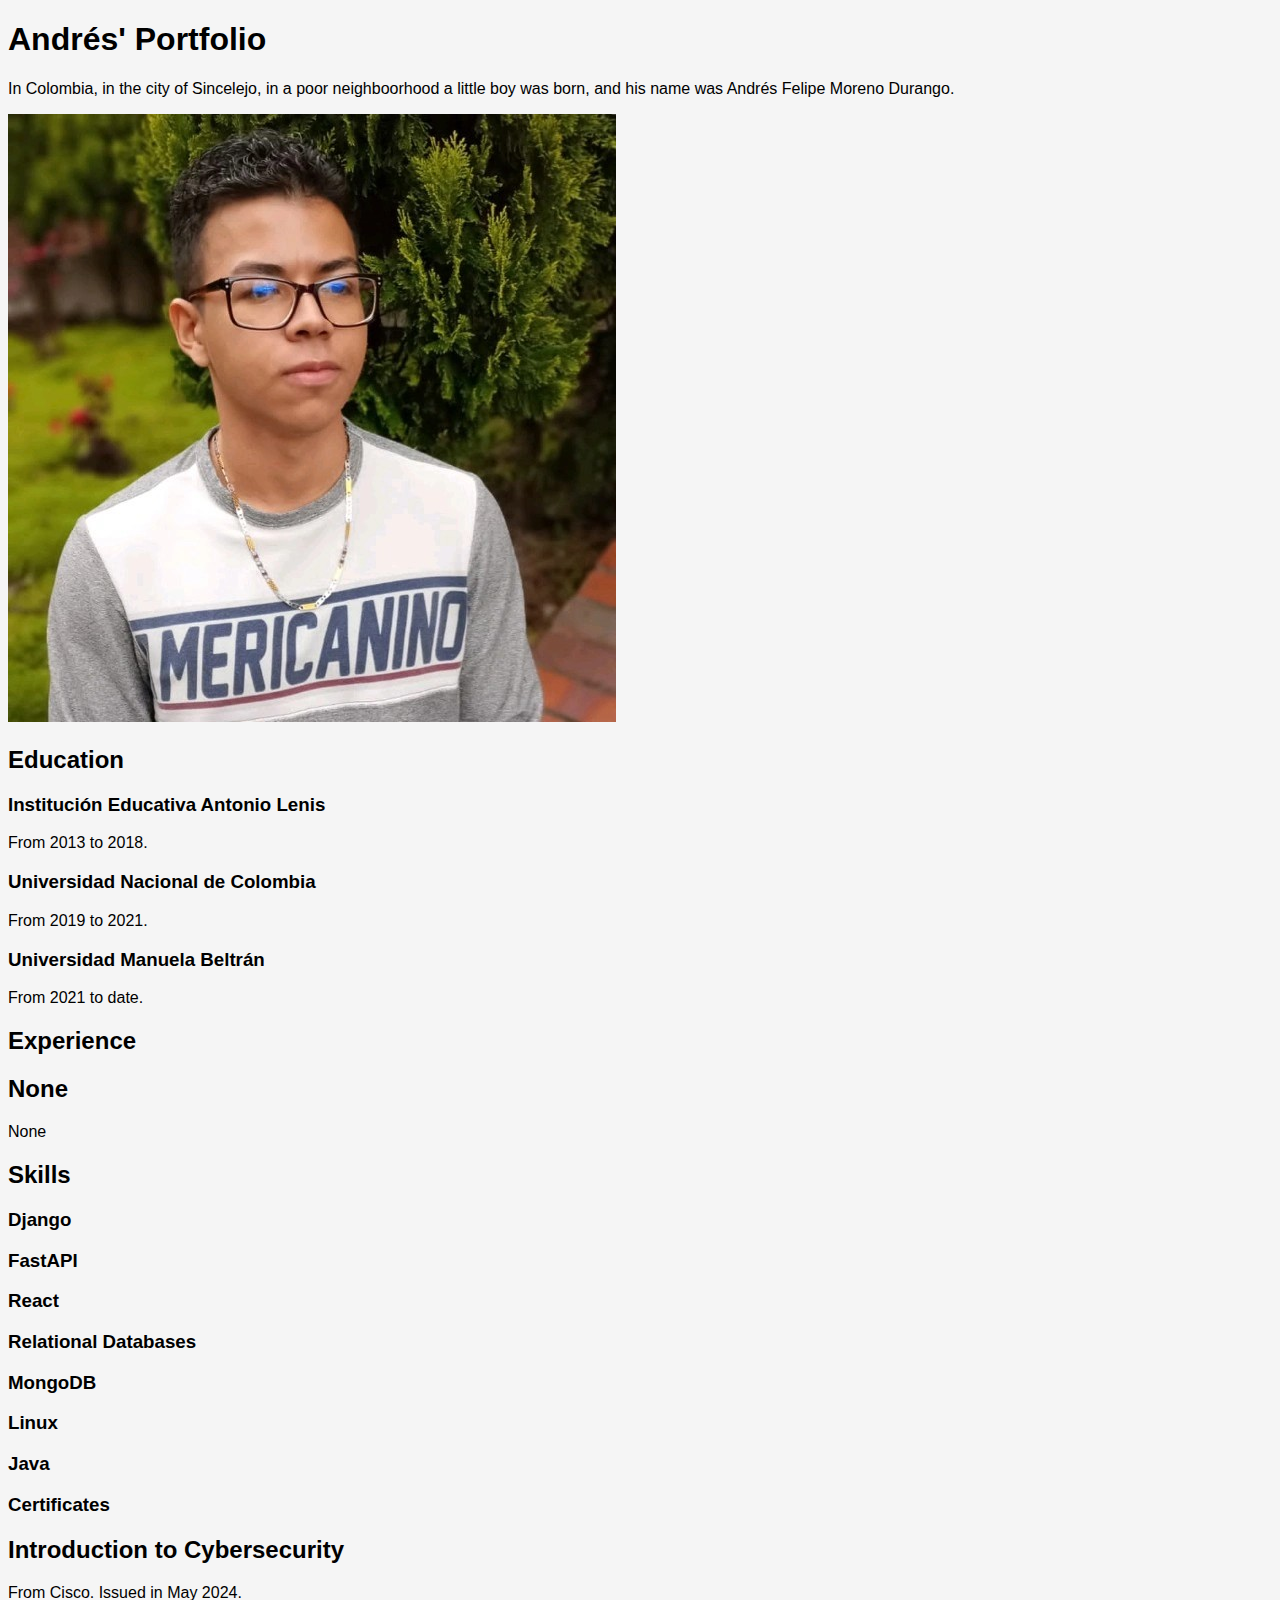
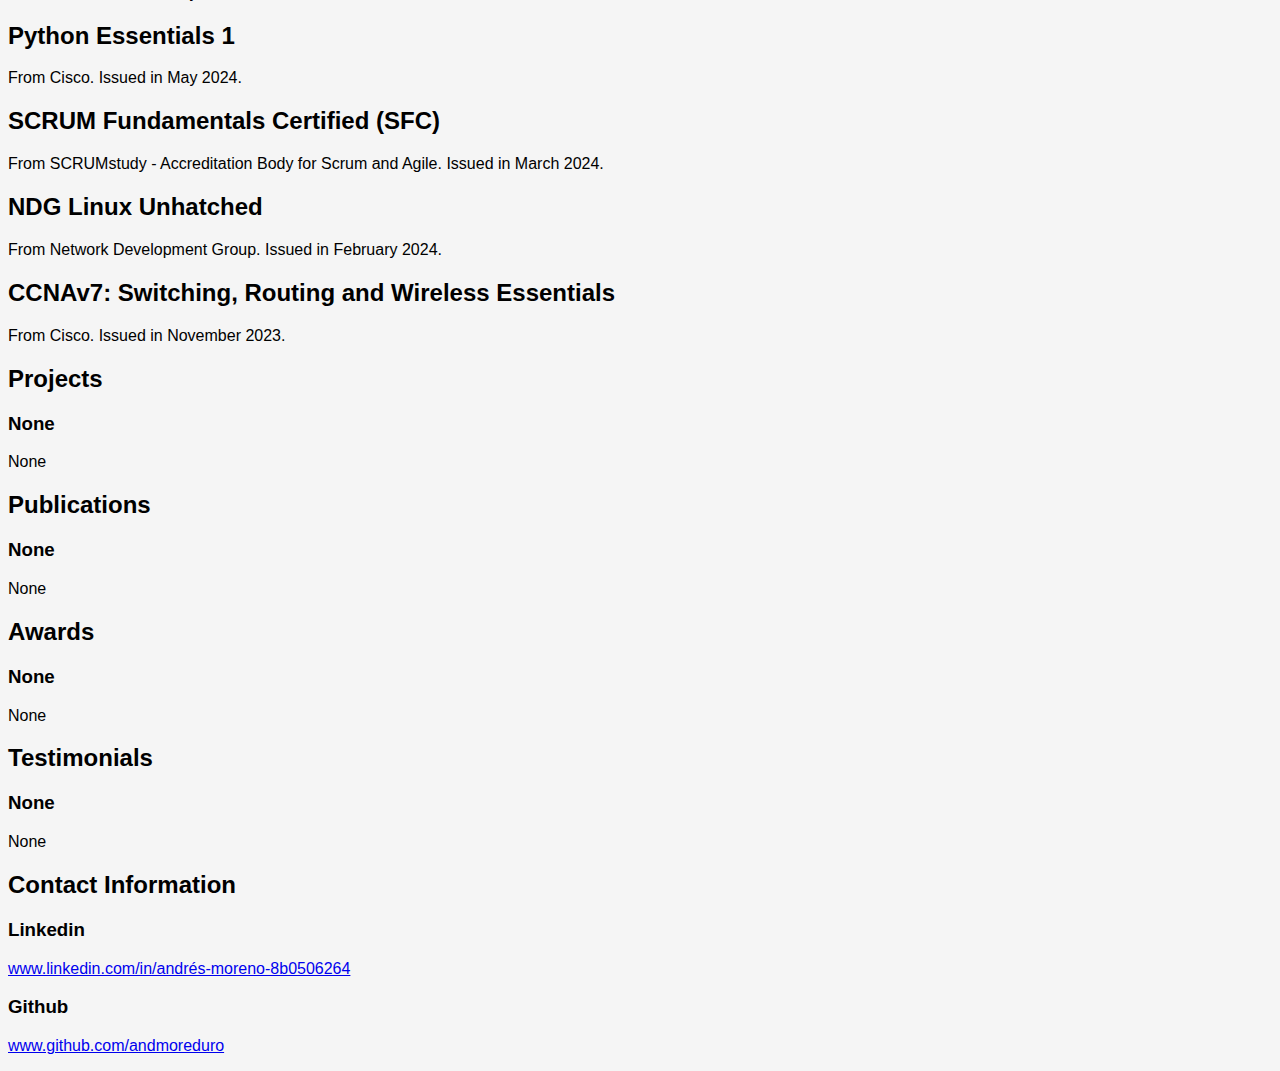
<file: index.html>
<!DOCTYPE html>
<html lang="en">
    <head>
        <meta charset="UTF-8">
        <meta name="viewport" content="width=device-width, initial-scale=1.0">
        <link rel="preconnect" href="https://rsms.me/">
        <link rel="stylesheet" href="https://rsms.me/inter/inter.css">
        <link rel="shortcut icon" href="assets/images/favicon/favicon.ico">
        <link rel="stylesheet" href="main.css">
        <title>Andrés' Portfolio</title>
    </head>
    <body>
        <header>
            <h1>Andrés' Portfolio</h1>
            <p>In Colombia, in the city of Sincelejo, in a poor neighboorhood a little boy was born, and his name was Andrés Felipe Moreno Durango.</p>
            <img src="assets/images/me.jpg" alt="Portrait photo of Andrés Felipe Moreno Durango, the author of this website.">
        </header>
        <section>
            <h2>Education</h2>
            <article>
                <h3>Institución Educativa Antonio Lenis</h3>
                <p>From 2013 to 2018.</p>
            </article>
            <article>
                <h3>Universidad Nacional de Colombia</h3>
                <p>From 2019 to 2021.</p>
            </article>
            <article>
                <h3>Universidad Manuela Beltrán</h3>
                <p>From 2021 to date.</p>
            </article>
        </section>
        <section>
            <h2>Experience</h2>
            <article>
                <h2>None</h2>
                <p>None</p>
            </article>
        </section>
        <section>
            <h2>Skills</h2>
            <article>
                <h3>Django</h3>
                <p></p>
            </article>
            <article>
                <h3>FastAPI</h3>
                <p></p>
            </article>
            <article>
                <h3>React</h3>
                <p></p>
            </article>
            <article>
                <h3>Relational Databases</h3>
                <p></p>
            </article>
            <article>
                <h3>MongoDB</h3>
                <p></p>
            </article>
            <article>
                <h3>Linux</h3>
                <p></p>
            </article>
            <article>
                <h3>Java</h3>
                <p></p>
            </article>
        </section>
        <section>
            <h3>Certificates</h3>
            <article>
                <h2>Introduction to Cybersecurity</h2>
                <p>From Cisco. Issued in May 2024.</p>
            </article>
            <article>
                <h2>Python Essentials 1</h2>
                <p>From Cisco. Issued in May 2024.</p>
            </article>
            <article>
                <h2>SCRUM Fundamentals Certified (SFC)</h2>
                <p>From SCRUMstudy - Accreditation Body for Scrum and Agile. Issued in March 2024.</p>
            </article>
            <article>
                <h2>NDG Linux Unhatched</h2>
                <p>From Network Development Group. Issued in February 2024.</p>
            </article>
            <article>
                <h2>CCNAv7: Switching, Routing and Wireless Essentials</h2>
                <p>From Cisco. Issued in November 2023.</p>
            </article>
        </section>
        <section>
            <h2>Projects</h2>
            <article>
                <h3>None</h4>
                <p>None</p>
            </article>
        </section>
        <section>
            <h2>Publications</h3>
            <article>
                <h3>None</h4>
                <p>None</p>
            </article>
        </section>
        <section>
            <h2>Awards</h3>
            <article>
                <h3>None</h4>
                <p>None</p>
            </article>
        </section>
        <section>
            <h2>Testimonials</h2>
            <article>
                <h3>None</h3>
                <p>None</p>
            </article>
        </section>
        <footer>
            <section>
                <h2>Contact Information</h2>
                <article>
                    <h3>Linkedin</h3>
                    <p><a href="www.linkedin.com/in/andrés-moreno-8b0506264">www.linkedin.com/in/andrés-moreno-8b0506264</a></p>
                </article>
                <article>
                    <h3>Github</h3>
                    <p><a href="www.github.com/andmoreduro">www.github.com/andmoreduro</a></p>
                </article>
            </section>
        </footer>
    </body>
</html>
</file>
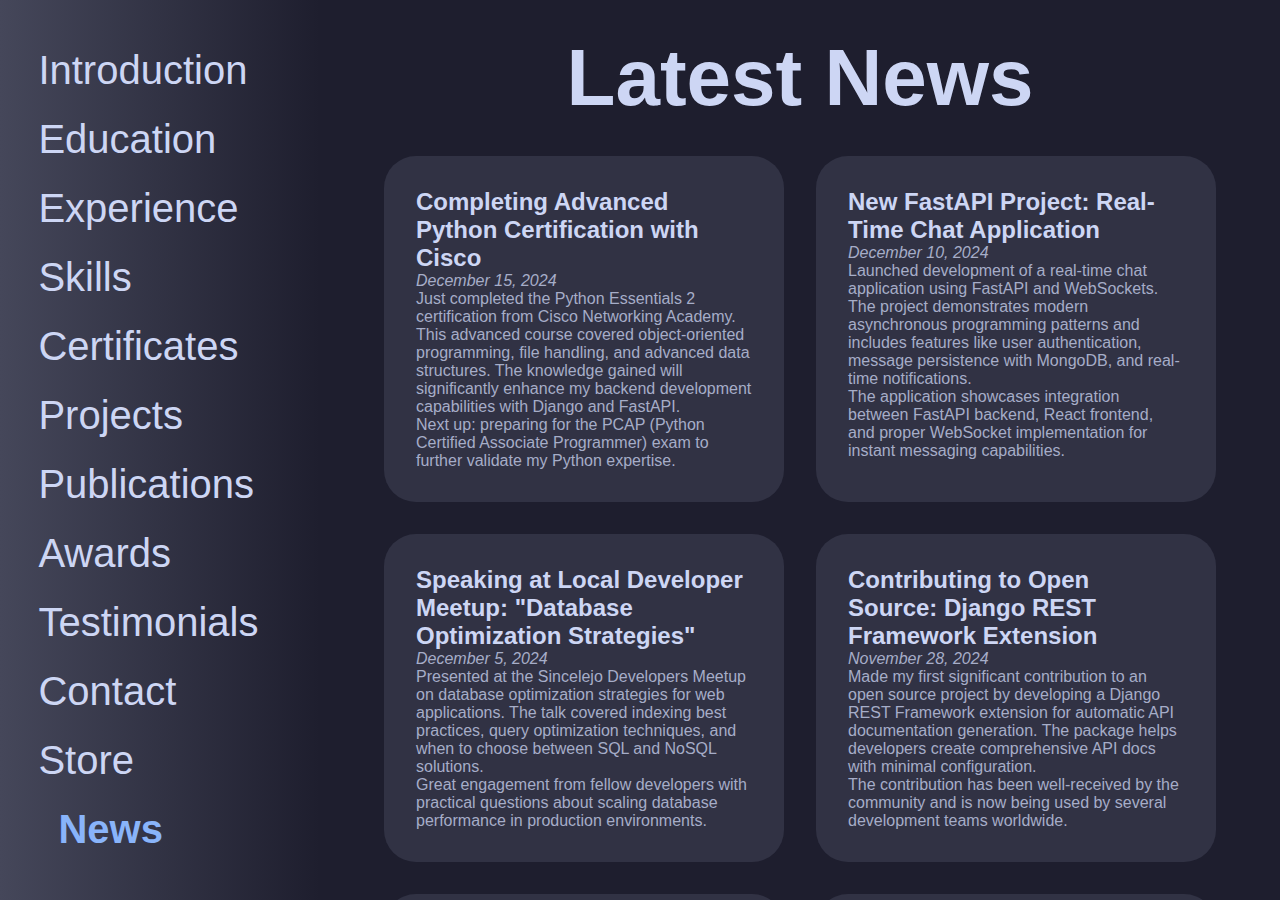
<file: news.html>
<!doctype html>
<html lang="en" itemscope itemtype="https://schema.org/WebPage">
    <head>
        <!-- Google Tag Manager -->
        <script>
            (function (w, d, s, l, i) {
                w[l] = w[l] || [];
                w[l].push({
                    "gtm.start": new Date().getTime(),
                    event: "gtm.js",
                });
                var f = d.getElementsByTagName(s)[0],
                    j = d.createElement(s),
                    dl = l != "dataLayer" ? "&l=" + l : "";
                j.async = true;
                j.src = "https://www.googletagmanager.com/gtm.js?id=" + i + dl;
                f.parentNode.insertBefore(j, f);
            })(window, document, "script", "dataLayer", "GTM-KZWMBMW7");
        </script>
        <!-- End Google Tag Manager -->
        <meta charset="UTF-8" />
        <meta name="viewport" content="width=device-width, initial-scale=1.0" />
        <link rel="preconnect" href="https://rsms.me/" />
        <link rel="stylesheet" href="https://rsms.me/inter/inter.css" />
        <link rel="shortcut icon" href="assets/images/favicon/favicon.ico" />
        <link rel="stylesheet" href="css/main.css" />
        <title>My News - Latest Updates & Articles</title>
    </head>
    <body>
        <!-- Google Tag Manager (noscript) -->
        <noscript
            ><iframe
                src="https://www.googletagmanager.com/ns.html?id=GTM-KZWMBMW7"
                height="0"
                width="0"
                style="display: none; visibility: hidden"
            ></iframe
        ></noscript>
        <!-- End Google Tag Manager (noscript) -->
        <button
            class="hamburger-button"
            id="hamburger-button"
            aria-label="Open navigation"
            aria-expanded="false"
            aria-controls="nav-panel"
        >
            <span class="hamburger-icon"></span>
        </button>

        <div class="container">
            <nav id="nav-panel" class="nav-panel">
                <button
                    class="close-nav-button"
                    id="close-nav-button"
                    aria-label="Close navigation"
                >
                    ×
                </button>

                <ul>
                    <li>
                        <a class="nav-link" href="index.html#introduction"
                            >Introduction</a
                        >
                    </li>
                    <li>
                        <a class="nav-link" href="index.html#education"
                            >Education</a
                        >
                    </li>
                    <li>
                        <a class="nav-link" href="index.html#experience"
                            >Experience</a
                        >
                    </li>
                    <li>
                        <a class="nav-link" href="index.html#skills">Skills</a>
                    </li>
                    <li>
                        <a class="nav-link" href="index.html#certificates"
                            >Certificates</a
                        >
                    </li>
                    <li>
                        <a class="nav-link" href="index.html#projects"
                            >Projects</a
                        >
                    </li>
                    <li>
                        <a class="nav-link" href="index.html#publications"
                            >Publications</a
                        >
                    </li>
                    <li>
                        <a class="nav-link" href="index.html#awards">Awards</a>
                    </li>
                    <li>
                        <a class="nav-link" href="index.html#testimonials"
                            >Testimonials</a
                        >
                    </li>
                    <li>
                        <a
                            class="nav-link"
                            href="index.html#contact-information"
                            >Contact</a
                        >
                    </li>
                    <li><a class="nav-link" href="store.html">Store</a></li>
                    <li>
                        <a class="nav-link active-section" href="#news">News</a>
                    </li>
                </ul>
            </nav>
            <main class="content">
                <section id="news">
                    <h1>Latest News</h1>
                    <div class="card-container">
                        <article
                            class="card"
                            itemscope
                            itemtype="https://schema.org/Article"
                        >
                            <h2 itemprop="headline">
                                Completing Advanced Python Certification with
                                Cisco
                            </h2>
                            <meta
                                itemprop="author"
                                content="Andrés Felipe Moreno Durango"
                            />
                            <meta
                                itemprop="datePublished"
                                content="2024-12-15"
                            />
                            <meta
                                itemprop="articleSection"
                                content="Education"
                            />
                            <p><em>December 15, 2024</em></p>
                            <div itemprop="articleBody">
                                <p>
                                    Just completed the Python Essentials 2
                                    certification from Cisco Networking Academy.
                                    This advanced course covered object-oriented
                                    programming, file handling, and advanced
                                    data structures. The knowledge gained will
                                    significantly enhance my backend development
                                    capabilities with Django and FastAPI.
                                </p>
                                <p>
                                    Next up: preparing for the PCAP (Python
                                    Certified Associate Programmer) exam to
                                    further validate my Python expertise.
                                </p>
                            </div>
                        </article>

                        <article
                            class="card"
                            itemscope
                            itemtype="https://schema.org/Article"
                        >
                            <h2 itemprop="headline">
                                New FastAPI Project: Real-Time Chat Application
                            </h2>
                            <meta
                                itemprop="author"
                                content="Andrés Felipe Moreno Durango"
                            />
                            <meta
                                itemprop="datePublished"
                                content="2024-12-10"
                            />
                            <meta
                                itemprop="articleSection"
                                content="Projects"
                            />
                            <p><em>December 10, 2024</em></p>
                            <div itemprop="articleBody">
                                <p>
                                    Launched development of a real-time chat
                                    application using FastAPI and WebSockets.
                                    The project demonstrates modern asynchronous
                                    programming patterns and includes features
                                    like user authentication, message
                                    persistence with MongoDB, and real-time
                                    notifications.
                                </p>
                                <p>
                                    The application showcases integration
                                    between FastAPI backend, React frontend, and
                                    proper WebSocket implementation for instant
                                    messaging capabilities.
                                </p>
                            </div>
                        </article>

                        <article
                            class="card"
                            itemscope
                            itemtype="https://schema.org/Article"
                        >
                            <h2 itemprop="headline">
                                Speaking at Local Developer Meetup: "Database
                                Optimization Strategies"
                            </h2>
                            <meta
                                itemprop="author"
                                content="Andrés Felipe Moreno Durango"
                            />
                            <meta
                                itemprop="datePublished"
                                content="2024-12-05"
                            />
                            <meta
                                itemprop="articleSection"
                                content="Speaking"
                            />
                            <p><em>December 5, 2024</em></p>
                            <div itemprop="articleBody">
                                <p>
                                    Presented at the Sincelejo Developers Meetup
                                    on database optimization strategies for web
                                    applications. The talk covered indexing best
                                    practices, query optimization techniques,
                                    and when to choose between SQL and NoSQL
                                    solutions.
                                </p>
                                <p>
                                    Great engagement from fellow developers with
                                    practical questions about scaling database
                                    performance in production environments.
                                </p>
                            </div>
                        </article>

                        <article
                            class="card"
                            itemscope
                            itemtype="https://schema.org/Article"
                        >
                            <h2 itemprop="headline">
                                Contributing to Open Source: Django REST
                                Framework Extension
                            </h2>
                            <meta
                                itemprop="author"
                                content="Andrés Felipe Moreno Durango"
                            />
                            <meta
                                itemprop="datePublished"
                                content="2024-11-28"
                            />
                            <meta
                                itemprop="articleSection"
                                content="Open Source"
                            />
                            <p><em>November 28, 2024</em></p>
                            <div itemprop="articleBody">
                                <p>
                                    Made my first significant contribution to an
                                    open source project by developing a Django
                                    REST Framework extension for automatic API
                                    documentation generation. The package helps
                                    developers create comprehensive API docs
                                    with minimal configuration.
                                </p>
                                <p>
                                    The contribution has been well-received by
                                    the community and is now being used by
                                    several development teams worldwide.
                                </p>
                            </div>
                        </article>

                        <article
                            class="card"
                            itemscope
                            itemtype="https://schema.org/Article"
                        >
                            <h2 itemprop="headline">
                                Completing University Software Engineering
                                Capstone Project
                            </h2>
                            <meta
                                itemprop="author"
                                content="Andrés Felipe Moreno Durango"
                            />
                            <meta
                                itemprop="datePublished"
                                content="2024-11-20"
                            />
                            <meta
                                itemprop="articleSection"
                                content="Education"
                            />
                            <p><em>November 20, 2024</em></p>
                            <div itemprop="articleBody">
                                <p>
                                    Successfully defended my capstone project: a
                                    full-stack inventory management system for
                                    small businesses. The application was built
                                    using Django, React, and PostgreSQL,
                                    implementing features like real-time
                                    inventory tracking, automated reorder
                                    alerts, and comprehensive reporting.
                                </p>
                                <p>
                                    The project received top marks and
                                    demonstrated practical application of
                                    software engineering principles learned
                                    throughout my degree program.
                                </p>
                            </div>
                        </article>

                        <article
                            class="card"
                            itemscope
                            itemtype="https://schema.org/Article"
                        >
                            <h2 itemprop="headline">
                                Joining Local Tech Community as Volunteer Mentor
                            </h2>
                            <meta
                                itemprop="author"
                                content="Andrés Felipe Moreno Durango"
                            />
                            <meta
                                itemprop="datePublished"
                                content="2024-11-15"
                            />
                            <meta
                                itemprop="articleSection"
                                content="Community"
                            />
                            <p><em>November 15, 2024</em></p>
                            <div itemprop="articleBody">
                                <p>
                                    Started volunteering as a coding mentor for
                                    new developers in the local tech community.
                                    Helping aspiring programmers learn Python
                                    fundamentals, web development basics, and
                                    career guidance in software engineering.
                                </p>
                                <p>
                                    It's incredibly rewarding to give back to
                                    the community and help others begin their
                                    journey in technology.
                                </p>
                            </div>
                        </article>
                    </div>
                </section>
            </main>
        </div>
        <script src="js/scroll-spy.js"></script>
        <script src="js/hamburger-menu.js"></script>
    </body>
</html>
</file>
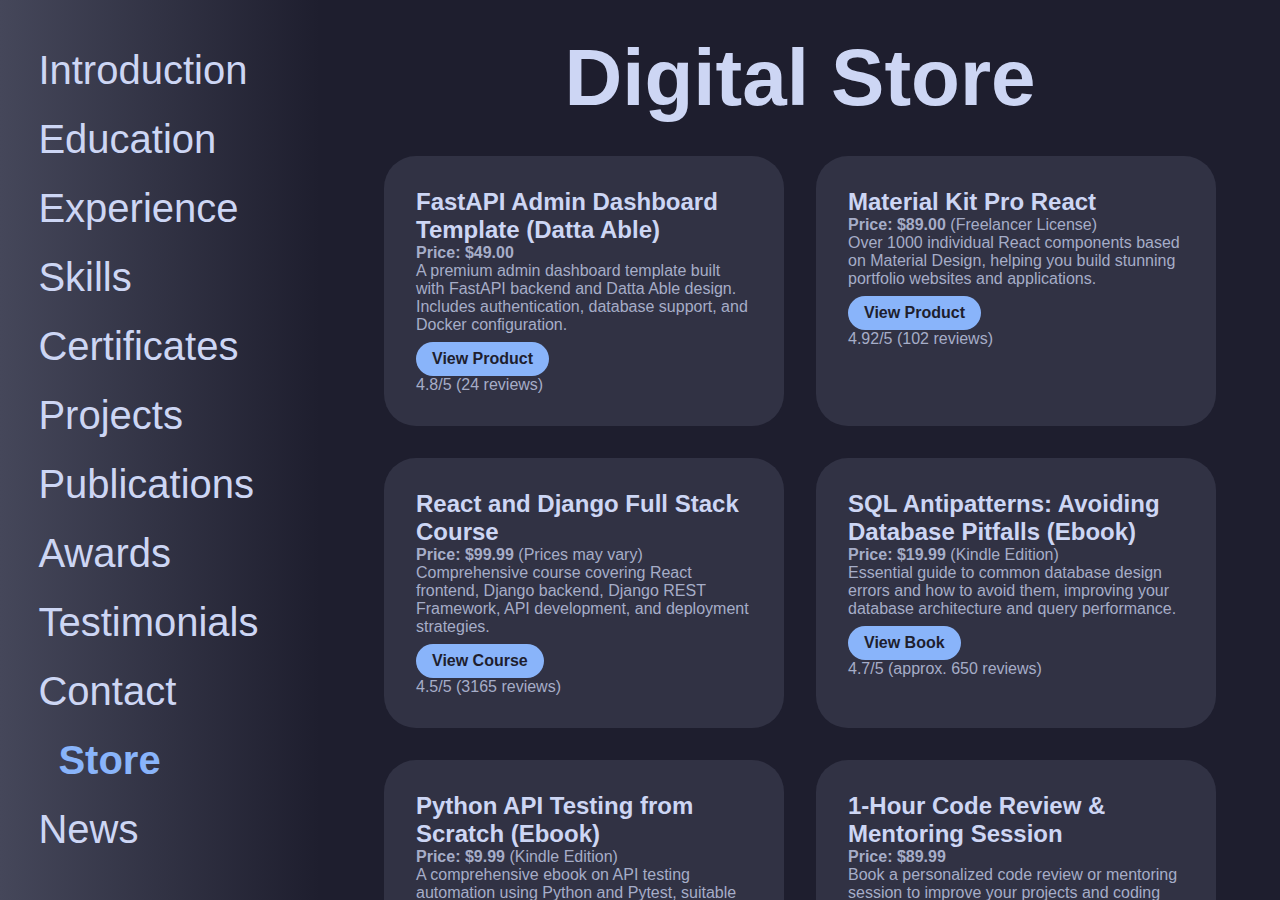
<file: store.html>
<!doctype html>
<html lang="en" itemscope itemtype="https://schema.org/WebPage">
    <head>
        <!-- Google Tag Manager -->
        <script>
            (function (w, d, s, l, i) {
                w[l] = w[l] || [];
                w[l].push({
                    "gtm.start": new Date().getTime(),
                    event: "gtm.js",
                });
                var f = d.getElementsByTagName(s)[0],
                    j = d.createElement(s),
                    dl = l != "dataLayer" ? "&l=" + l : "";
                j.async = true;
                j.src = "https://www.googletagmanager.com/gtm.js?id=" + i + dl;
                f.parentNode.insertBefore(j, f);
            })(window, document, "script", "dataLayer", "GTM-KZWMBMW7");
        </script>
        <!-- End Google Tag Manager -->
        <meta charset="UTF-8" />
        <meta name="viewport" content="width=device-width, initial-scale=1.0" />
        <link rel="preconnect" href="https://rsms.me/" />
        <link rel="stylesheet" href="https://rsms.me/inter/inter.css" />
        <link rel="shortcut icon" href="assets/images/favicon/favicon.ico" />
        <link rel="stylesheet" href="css/main.css" />
        <title>My Store - Digital Products & Services</title>
        <style>
        </style>
    </head>
    <body>
        <!-- Google Tag Manager (noscript) -->
        <noscript
            ><iframe
                src="https://www.googletagmanager.com/ns.html?id=GTM-KZWMBMW7"
                height="0"
                width="0"
                style="display: none; visibility: hidden"
            ></iframe
        ></noscript>
        <!-- End Google Tag Manager (noscript) -->
        <button
            class="hamburger-button"
            id="hamburger-button"
            aria-label="Open navigation"
            aria-expanded="false"
            aria-controls="nav-panel"
        >
            <span class="hamburger-icon"></span>
        </button>

        <div class="container">
            <nav id="nav-panel" class="nav-panel">
                <button
                    class="close-nav-button"
                    id="close-nav-button"
                    aria-label="Close navigation"
                >
                    ×
                </button>

                <ul>
                    <li>
                        <a class="nav-link" href="index.html#introduction"
                            >Introduction</a
                        >
                    </li>
                    <li>
                        <a class="nav-link" href="index.html#education"
                            >Education</a
                        >
                    </li>
                    <li>
                        <a class="nav-link" href="index.html#experience"
                            >Experience</a
                        >
                    </li>
                    <li>
                        <a class="nav-link" href="index.html#skills">Skills</a>
                    </li>
                    <li>
                        <a class="nav-link" href="index.html#certificates"
                            >Certificates</a
                        >
                    </li>
                    <li>
                        <a class="nav-link" href="index.html#projects"
                            >Projects</a
                        >
                    </li>
                    <li>
                        <a class="nav-link" href="index.html#publications"
                            >Publications</a
                        >
                    </li>
                    <li>
                        <a class="nav-link" href="index.html#awards">Awards</a>
                    </li>
                    <li>
                        <a class="nav-link" href="index.html#testimonials"
                            >Testimonials</a
                        >
                    </li>
                    <li>
                        <a
                            class="nav-link"
                            href="index.html#contact-information"
                            >Contact</a
                        >
                    </li>
                    <li>
                        <a class="nav-link active-section" href="#store"
                            >Store</a
                        >
                    </li>
                    <li><a class="nav-link" href="news.html">News</a></li>
                </ul>
            </nav>
            <main class="content">
                <section id="store">
                    <h1>Digital Store</h1>
                    <div class="card-container">
                        <article
                            class="card"
                            itemscope
                            itemtype="https://schema.org/Product"
                        >
                            <h2 itemprop="name">
                                FastAPI Admin Dashboard Template (Datta Able)
                            </h2>
                            <meta
                                itemprop="description"
                                content="Premium Admin Dashboard crafted with FastAPI and Datta Able Design. Features: OAuth, Basic Authentication, SQLite/PostgreSQL, Docker."
                            />
                            <meta
                                itemprop="brand"
                                content="AppSeed"
                            />
                            <meta
                                itemprop="category"
                                content="Software Templates"
                            />
                            <div
                                itemprop="offers"
                                itemscope
                                itemtype="https://schema.org/Offer"
                            >
                                <meta itemprop="price" content="49.00" />
                                <meta itemprop="priceCurrency" content="USD" />
                                <meta
                                    itemprop="availability"
                                    content="https://schema.org/InStock"
                                />
                                <link itemprop="url" href="https://appseed.us/product/datta-able-fastapi" />
                                <p><strong>Price: $49.00</strong></p>
                                <p>
                                    A premium admin dashboard template built with FastAPI backend and Datta Able design. Includes authentication, database support, and Docker configuration.
                                </p>
                                <a href="https://appseed.us/product/datta-able-fastapi" target="_blank" rel="noopener noreferrer" class="product-link-button">View Product</a>
                            </div>
                            <div
                                itemprop="aggregateRating"
                                itemscope
                                itemtype="https://schema.org/AggregateRating"
                            >
                                <meta itemprop="ratingValue" content="4.8" />
                                <meta itemprop="reviewCount" content="24" /> <!-- Illustrative, as original -->
                                <p>4.8/5 (24 reviews)</p>
                            </div>
                        </article>

                        <article
                            class="card"
                            itemscope
                            itemtype="https://schema.org/Product"
                        >
                            <h2 itemprop="name">
                                Material Kit Pro React
                            </h2>
                            <meta
                                itemprop="description"
                                content="Premium Material-UI Kit with 1000+ components, 10 example pages. Perfect for portfolios, blogs, e-commerce."
                            />
                            <meta
                                itemprop="brand"
                                content="Creative Tim"
                            />
                            <meta itemprop="category" content="UI Components" />
                            <div
                                itemprop="offers"
                                itemscope
                                itemtype="https://schema.org/Offer"
                            >
                                <meta itemprop="price" content="89.00" />
                                <meta itemprop="priceCurrency" content="USD" />
                                <meta
                                    itemprop="availability"
                                    content="https://schema.org/InStock"
                                />
                                <link itemprop="url" href="https://www.creative-tim.com/product/material-kit-pro-react" />
                                <p><strong>Price: $89.00</strong> (Freelancer License)</p>
                                <p>
                                    Over 1000 individual React components based on Material Design, helping you build stunning portfolio websites and applications.
                                </p>
                                <a href="https://www.creative-tim.com/product/material-kit-pro-react" target="_blank" rel="noopener noreferrer" class="product-link-button">View Product</a>
                            </div>
                            <div
                                itemprop="aggregateRating"
                                itemscope
                                itemtype="https://schema.org/AggregateRating"
                            >
                                <meta itemprop="ratingValue" content="4.92" />
                                <meta itemprop="reviewCount" content="102" />
                                <p>4.92/5 (102 reviews)</p>
                            </div>
                        </article>

                        <article
                            class="card"
                            itemscope
                            itemtype="https://schema.org/Product"
                        >
                            <h2 itemprop="name">
                                React and Django Full Stack Course
                            </h2>
                            <meta
                                itemprop="description"
                                content="Learn to build a full-stack web application with React, Django, and Django REST Framework. Covers authentication, API development, and deployment."
                            />
                            <meta
                                itemprop="brand"
                                content="Dennis Ivy (Udemy)"
                            />
                            <meta
                                itemprop="category"
                                content="Online Courses"
                            />
                            <div
                                itemprop="offers"
                                itemscope
                                itemtype="https://schema.org/Offer"
                            >
                                <meta itemprop="price" content="99.99" /> <!-- List price, often on sale -->
                                <meta itemprop="priceCurrency" content="USD" />
                                <meta
                                    itemprop="availability"
                                    content="https://schema.org/InStock"
                                />
                                <link itemprop="url" href="https://www.udemy.com/course/react-django-full-stack/" />
                                <p><strong>Price: $99.99</strong> (Prices may vary)</p>
                                <p>
                                    Comprehensive course covering React frontend, Django backend, Django REST Framework, API development, and deployment strategies.
                                </p>
                                <a href="https://www.udemy.com/course/react-django-full-stack/" target="_blank" rel="noopener noreferrer" class="product-link-button">View Course</a>
                            </div>
                            <div
                                itemprop="aggregateRating"
                                itemscope
                                itemtype="https://schema.org/AggregateRating"
                            >
                                <meta itemprop="ratingValue" content="4.5" />
                                <meta itemprop="reviewCount" content="3165" />
                                <p>4.5/5 (3165 reviews)</p>
                            </div>
                        </article>

                        <article
                            class="card"
                            itemscope
                            itemtype="https://schema.org/Product"
                        >
                            <h2 itemprop="name">
                                SQL Antipatterns: Avoiding Database Pitfalls (Ebook)
                            </h2>
                            <meta
                                itemprop="description"
                                content="Learn to identify and fix common database design mistakes (antipatterns). Covers logical database design, physical database design, queries, and application development."
                            />
                            <meta
                                itemprop="brand"
                                content="Bill Karwin (The Pragmatic Programmers)"
                            />
                            <meta itemprop="category" content="Digital Books" />
                            <div
                                itemprop="offers"
                                itemscope
                                itemtype="https://schema.org/Offer"
                            >
                                <meta itemprop="price" content="19.99" /> <!-- Kindle Price -->
                                <meta itemprop="priceCurrency" content="USD" />
                                <meta
                                    itemprop="availability"
                                    content="https://schema.org/InStock"
                                />
                                <link itemprop="url" href="https://www.amazon.com/SQL-Antipatterns-Avoiding-Pitfalls-Database/dp/1934356557/" />
                                <p><strong>Price: $19.99</strong> (Kindle Edition)</p>
                                <p>
                                    Essential guide to common database design errors and how to avoid them, improving your database architecture and query performance.
                                </p>
                                <a href="https://www.amazon.com/SQL-Antipatterns-Avoiding-Pitfalls-Database/dp/1934356557/" target="_blank" rel="noopener noreferrer" class="product-link-button">View Book</a>
                            </div>
                            <div
                                itemprop="aggregateRating"
                                itemscope
                                itemtype="https://schema.org/AggregateRating"
                            >
                                <meta itemprop="ratingValue" content="4.7" />
                                <meta itemprop="reviewCount" content="650" />
                                <p>4.7/5 (approx. 650 reviews)</p>
                            </div>
                        </article>

                        <article
                            class="card"
                            itemscope
                            itemtype="https://schema.org/Product"
                        >
                            <h2 itemprop="name">
                                Python API Testing from Scratch (Ebook)
                            </h2>
                            <meta
                                itemprop="description"
                                content="A beginner's guide to API testing using Python, covering fundamentals, tools like Postman, and writing automated tests with Pytest."
                            />
                            <meta
                                itemprop="brand"
                                content="Anish G (Amazon)"
                            />
                            <meta itemprop="category" content="Digital Books" />
                            <div
                                itemprop="offers"
                                itemscope
                                itemtype="https://schema.org/Offer"
                            >
                                <meta itemprop="price" content="9.99" />
                                <meta itemprop="priceCurrency" content="USD" />
                                <meta
                                    itemprop="availability"
                                    content="https://schema.org/InStock"
                                />
                                <link itemprop="url" href="https://www.amazon.com/Python-API-Testing-Scratch-Beginners/dp/B0C7L4XF7M/" />
                                <p><strong>Price: $9.99</strong> (Kindle Edition)</p>
                                <p>
                                    A comprehensive ebook on API testing automation using Python and Pytest, suitable for beginners and experienced developers.
                                </p>
                                <a href="https://www.amazon.com/Python-API-Testing-Scratch-Beginners/dp/B0C7L4XF7M/" target="_blank" rel="noopener noreferrer" class="product-link-button">View Book</a>
                            </div>
                            <div
                                itemprop="aggregateRating"
                                itemscope
                                itemtype="https://schema.org/AggregateRating"
                            >
                                <meta itemprop="ratingValue" content="4.4" />
                                <meta itemprop="reviewCount" content="23" />
                                <p>4.4/5 (23 reviews)</p>
                            </div>
                        </article>

                        <article
                            class="card"
                            itemscope
                            itemtype="https://schema.org/Product"
                        >
                            <h2 itemprop="name">1-Hour Code Review & Mentoring Session</h2>
                            <meta
                                itemprop="description"
                                content="Personal one-on-one code review session via video call with Andrés Moreno Durango, focusing on best practices, performance optimization, and architecture improvements."
                            />
                            <meta
                                itemprop="brand"
                                content="Andrés Moreno Dev"
                            />
                            <meta
                                itemprop="category"
                                content="Consulting Services"
                            />
                            <div
                                itemprop="offers"
                                itemscope
                                itemtype="https://schema.org/Offer"
                            >
                                <meta itemprop="price" content="89.99" />
                                <meta itemprop="priceCurrency" content="USD" />
                                <meta
                                    itemprop="availability"
                                    content="https://schema.org/InStock"
                                />
                                <!-- Link to the contact section of the main page -->
                                <link itemprop="url" href="index.html#contact-information" />
                                <p><strong>Price: $89.99</strong></p>
                                <p>
                                    Book a personalized code review or mentoring session to improve your projects and coding skills.
                                </p>
                                <a href="index.html#contact-information" class="product-link-button">Book Session</a>
                            </div>
                            <div
                                itemprop="aggregateRating"
                                itemscope
                                itemtype="https://schema.org/AggregateRating"
                            >
                                <meta itemprop="ratingValue" content="5.0" />
                                <meta itemprop="reviewCount" content="18" /> <!-- Assumed from original, represents your own testimonials -->
                                <p>5.0/5 (18 reviews)</p>
                            </div>
                        </article>
                    </div>
                </section>
            </main>
        </div>
        <script src="js/scroll-spy.js"></script>
        <script src="js/hamburger-menu.js"></script>
    </body>
</html>
</file>
<file: main.css>
:root{font-family:Inter,sans-serif;font-feature-settings:"liga" 1,"calt" 1}@supports(font-variation-settings: normal){:root{font-family:InterVariable,sans-serif}}body{background:#f5f5f5}/*# sourceMappingURL=main.css.map */
</file>
<file: css/main.css>
:root{color:#cdd6f4;font-family:Inter,sans-serif;font-feature-settings:"liga" 1,"calt" 1}@supports(font-variation-settings: normal){:root{font-family:InterVariable,sans-serif}}*{box-sizing:border-box;margin:0;padding:0}body{background:#1e1e2e}h1{font-size:5em;text-align:center;color:#cdd6f4}a{color:#89b4fa;text-decoration:none}.container{display:flex;min-height:100dvh}.hamburger-button{display:none;position:fixed;top:20px;right:20px;z-index:1005;background:#45475a;border:none;padding:12px;cursor:pointer;border-radius:2em;box-shadow:0 2px 5px rgba(0,0,0,.2)}.hamburger-button .hamburger-icon{display:block;width:24px;height:2px;background-color:#cdd6f4;position:relative;transition:background-color .3s ease-in-out}.hamburger-button .hamburger-icon::before,.hamburger-button .hamburger-icon::after{content:"";position:absolute;width:24px;height:2px;background-color:#cdd6f4;left:0;transition:transform .3s ease-in-out,top .3s ease-in-out}.hamburger-button .hamburger-icon::before{top:-7px}.hamburger-button .hamburger-icon::after{top:7px}.hamburger-button.active .hamburger-icon{background-color:rgba(0,0,0,0)}.hamburger-button.active .hamburger-icon::before{transform:rotate(45deg);top:0}.hamburger-button.active .hamburger-icon::after{transform:rotate(-45deg);top:0}.close-nav-button{display:none;position:absolute;top:15px;right:20px;background:none;border:none;color:#cdd6f4;font-size:2.5em;line-height:1;padding:5px;cursor:pointer;z-index:1002}.nav-panel{align-items:center;background:linear-gradient(to right, #45475a, #1e1e2e);display:flex;flex:1;max-width:320px;height:100dvh;justify-content:center;overflow-y:auto;overflow-x:hidden;transition:transform .3s ease-in-out}.nav-panel ul{list-style:none;padding:0 .5em;width:100%}.nav-panel li{margin:.5em 0;padding:.5em 0 .5em 10%}.nav-link{color:#cdd6f4;font-size:2.5em;text-decoration:none;transition:color .3s ease,transform .3s ease;display:inline-block}.nav-link:hover{color:#89b4fa}.active-section{color:#89b4fa;font-weight:bold;transform:translateX(0.5em)}.content{display:flex;flex:2;flex-direction:column;gap:15em;height:100dvh;overflow:auto;padding:2em 2em}.introduction-container{display:flex;flex-direction:column}.introduction-container h1{color:#cdd6f4}.introduction-content-container{align-items:center;display:flex;gap:1em;padding:0 2em}.introduction-content{display:flex;flex-direction:column;gap:1em;color:#cdd6f4}.introduction-content p{color:#a6adc8}.image-of-me{border-radius:50%;width:200px;height:200px;object-fit:cover}.icon{width:50px}.card-container{display:grid;grid-template-columns:repeat(2, 1fr);gap:2em;padding:2em}.card{background-color:#313244;border-radius:2em;padding:2em;color:#cdd6f4}.card h2,.card h3{color:#cdd6f4}.card p{color:#a6adc8}.contact-card{display:flex;align-items:center;gap:2em}@media(max-width: 768px){h1{font-size:2.5em}.introduction-container h1,section>h1{font-size:2em}.hamburger-button{display:block}.nav-panel{position:fixed;top:0;left:0;width:85%;max-width:300px;height:100dvh;background:#1e1e2e;border-right:1px solid #45475a;transform:translateX(-100%);z-index:1000;padding-top:70px;padding-bottom:70px;align-items:flex-start;justify-content:flex-start;flex:none}.nav-panel.nav-open{transform:translateX(0);box-shadow:5px 0 15px rgba(0,0,0,.2)}.nav-panel .close-nav-button{display:block}.nav-panel ul{padding:0;width:100%}.nav-panel li{margin:0;padding:0;border-bottom:1px solid rgba(205,214,244,.1)}.nav-panel li:first-child{border-top:1px solid rgba(205,214,244,.1)}.nav-panel .nav-link{font-size:calc(2.5em*.7);display:block;padding:15px 25px;transform:translateX(0)}.nav-panel .nav-link:hover{background-color:rgba(137,180,250,.1)}.nav-panel .active-section{transform:translateX(0);background-color:rgba(137,180,250,.2);font-weight:bold}.content{flex:1;width:100%;padding:1.5em 15px}.introduction-content-container{flex-direction:column;text-align:center;padding:0 15px}.introduction-content-container .image-of-me{width:150px;height:150px}.card-container{grid-template-columns:1fr;padding:2em 0}.contact-card{align-items:center;gap:calc(2em/2)}.contact-card .icon{width:35px}}body.no-scroll{overflow:hidden}.product-link-button{display:inline-block;padding:.5em 1em;background-color:#89b4fa;color:#1e1e2e;text-decoration:none;border-radius:2em;font-weight:bold;margin-top:.5em;text-align:center}.product-link-button:hover{opacity:.8}/*# sourceMappingURL=main.css.map */
</file>
